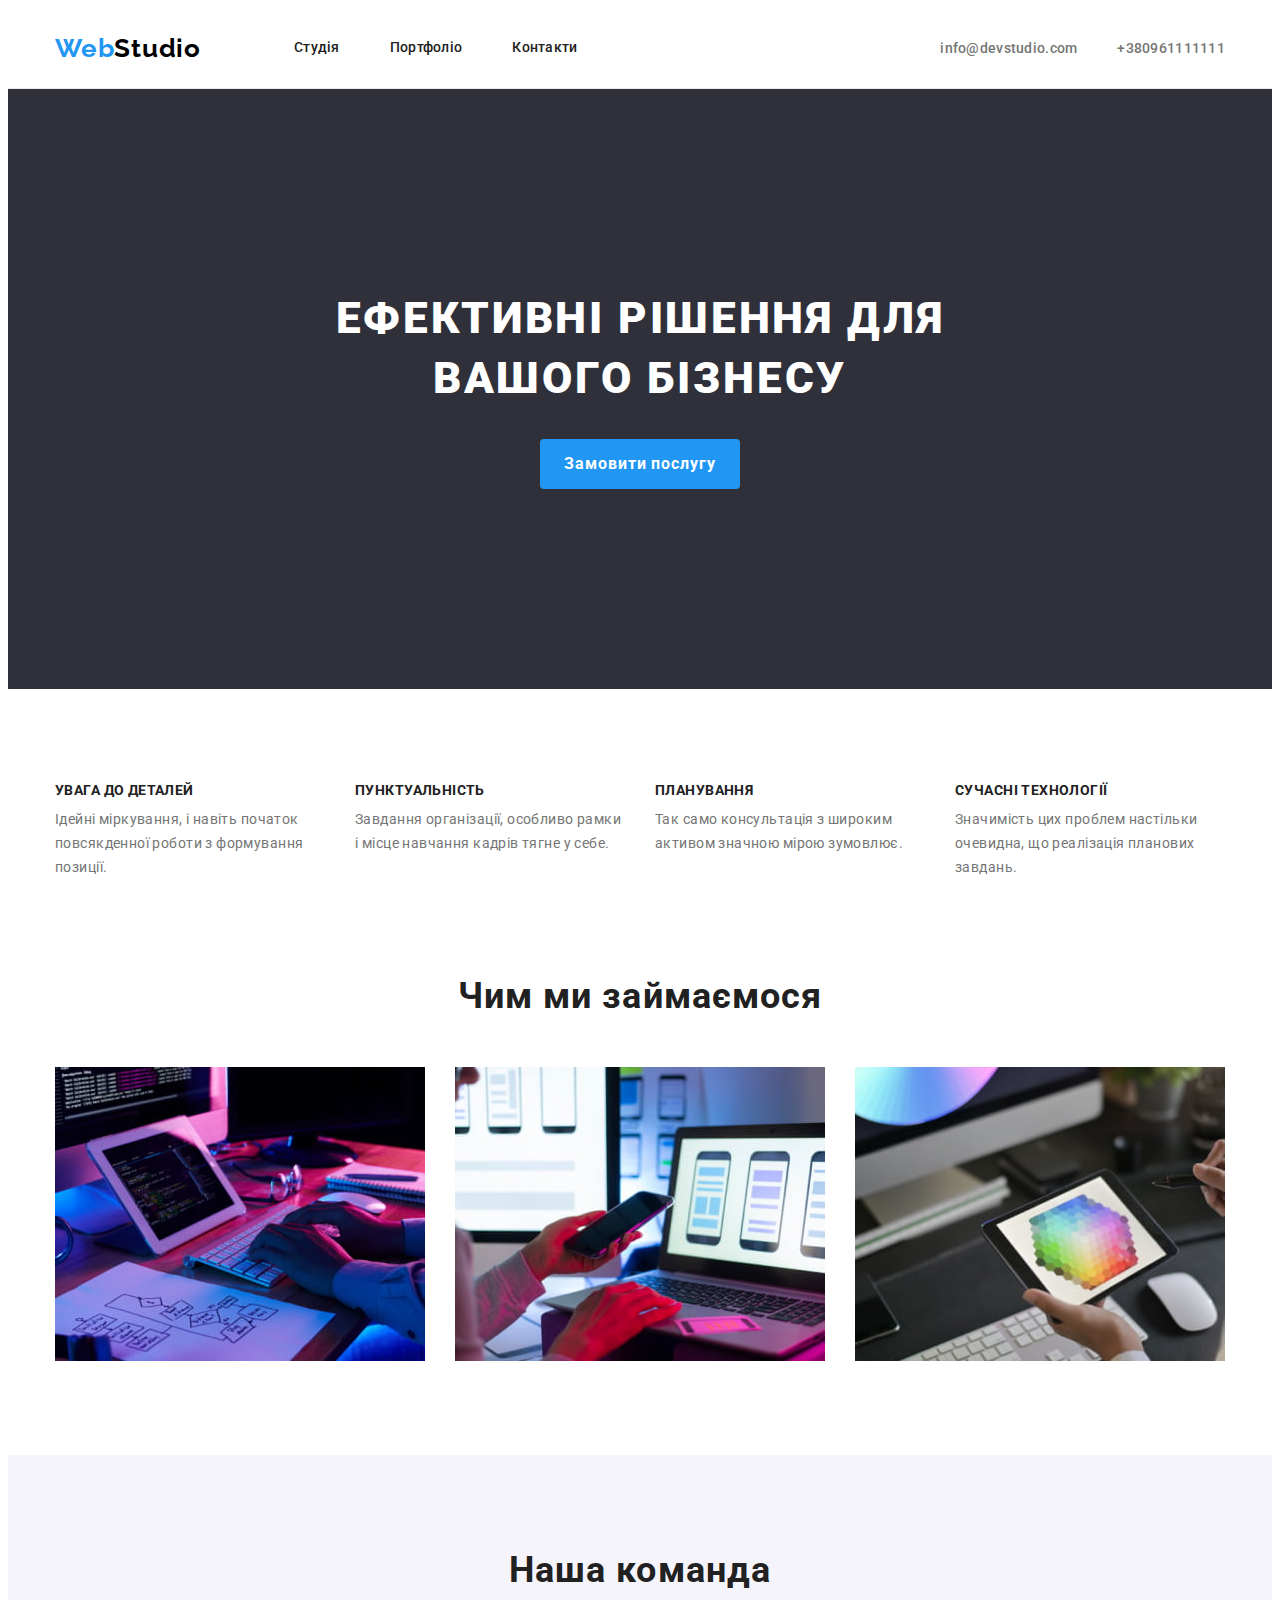
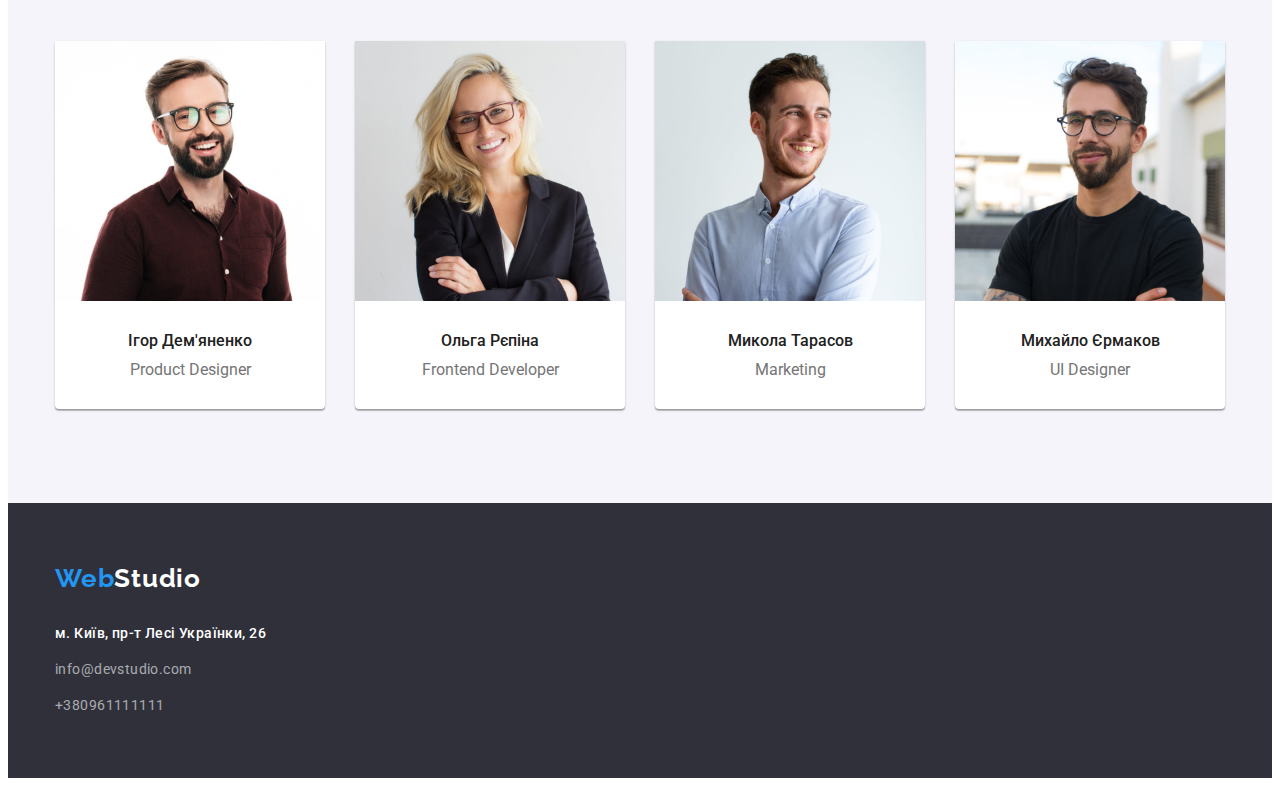
<file: index.html>
<!DOCTYPE html>
<html lang="uk">
<head>
    <meta charset="UTF-8">
    <meta http-equiv="X-UA-Compatible" content="IE=edge">
    <meta name="viewport" content="width=device-width, initial-scale=1.0">
    <link rel="preconnect" href="https://fonts.googleapis.com">
<link rel="preconnect" href="https://fonts.gstatic.com" crossorigin>
<link href="https://fonts.googleapis.com/css2?family=Raleway:wght@700&family=Roboto:wght@400;500;700;900&display=swap" rel="stylesheet">
    <title>Web Studio</title>
    <link rel="stylesheet" href="./css/styles.css">
</head>
<body>
    <header class="border">
        <div class="conteiner header">
            <a class="logo" href="./index.html"><span class="web">Web</span>Studio</a>
            <nav class="margin-nav">
                <ul class="nav">
                    <li class="nav-items"><a class="navigation" href="./index.html">Студія</a></li>
                    <li class="nav-items"><a class="navigation" href="./portfolio.html">Портфоліо</a></li>
                    <li class="nav-items"><a class="navigation" href="#">Контакти</a></li>
                </ul>
            </nav>
            <ul class="contacts-list">
                <li class="contacts-item"><a class="contacts" href="mailto:info@devstudio.com">info@devstudio.com</a></li>
                <li class="contacts-item"><a class="contacts" href="tel:+380961111111">+380961111111</a></li>
            </ul>
        </div>
    </header>
    <main>
        <section class="hero">
            <div class="conteiner">
            <h1 class="hero-title">Ефективні рішення для вашого бізнесу</h1>
            <button type="button" class="hero-button">Замовити послугу</button>
            </div>
        </section>
        <section class="section first-section">
            <div class="conteiner">
            <ul class="advances-box">
                <li class="advances">
                    <h3 class="advances-title">УВАГА ДО ДЕТАЛЕЙ</h3>
                    <p class="advances-text">Ідейні міркування, і навіть початок повсякденної роботи з формування позиції.</p>
                </li>
                <li class="advances">
                    <h3 class="advances-title">ПУНКТУАЛЬНІСТЬ</h3>
                    <p class="advances-text">Завдання організації, особливо рамки і місце навчання кадрів тягне у себе.</p>
                </li>
                <li class="advances">
                    <h3 class="advances-title">ПЛАНУВАННЯ</h3>
                    <p class="advances-text">Так само консультація з широким активом значною мірою зумовлює.</p>
                </li>
                <li class="advances">
                    <h3 class="advances-title">СУЧАСНІ ТЕХНОЛОГІЇ</h3>
                    <p class="advances-text">Значимість цих проблем настільки очевидна, що реалізація планових завдань.</p>
                </li>
            </ul>
            </div>
        </section>
        <section class="section">
            <div class="conteiner">
            <h2 class="section-title">Чим ми займаємося</h2>
            <ul class="image-box">
                <li><img class="section-image" src="./images/img1.jpg" alt="Написання коду сайту"></li>
                <li><img class="section-image" src="./images/img2.jpg" alt="Адаптація сайту під різні пристрої"></li>
                <li><img class="section-image" src="./images/img3.jpg" alt="Сучасний дизайн сайту"></li>
            </ul>
            </div>
        </section>
        <section class="section team">
            <div class="conteiner">
            <h2 class="section-title">Наша команда</h2>
            <ul class="team-cards">
                <li class="team-item">
                    <img class="team-image" src="./images/team_img1.jpg" alt="Ігор Дем'яненко">
                    <h3 class="name">Ігор Дем'яненко</h3>
                    <p class="post">Product Designer</p>
                </li>
                <li class="team-item">
                    <img class="team-image" src="./images/team_img2.jpg" alt="Ольга Рєпіна">
                    <h3 class="name">Ольга Рєпіна</h3>
                    <p class="post">Frontend Developer</p>
                </li>
                <li class="team-item">
                    <img class="team-image" src="./images/team_img3.jpg" alt="Микола Тарасов">
                    <h3 class="name">Микола Тарасов</h3>
                    <p class="post">Marketing</p>
                </li>
                <li class="team-item">
                    <img class="team-image" src="./images/team_img4.jpg" alt="Михайло Єрмаков">
                    <h3 class="name">Михайло Єрмаков</h3>
                    <p class="post">UI Designer</p>
                </li>
            </ul>
            </div>
        </section>
    </main>
    <footer class="footer">
        <div class="conteiner">
        <a class="logo-footer" href="./index.html"><span class="web">Web</span>Studio</a>
        <address class="adress-list">
            <ul>
                <li class="adress-item"><a class="adress" target="_blank" href="https://www.google.com/maps/place/%D0%B1%D1%83%D0%BB.+%D0%9B%D0%B5%D1%81%D0%B8+%D0%A3%D0%BA%D1%80%D0%B0%D0%B8%D0%BD%D0%BA%D0%B8,+26,+%D0%9A%D0%B8%D0%B5%D0%B2,+02000/@50.4265807,30.5383858,17z/data=!3m1!4b1!4m5!3m4!1s0x40d4cf0e033ecbe9:0x57a4dffefec77da0!8m2!3d50.4265807!4d30.5383858">м. Київ, пр-т Лесі Українки, 26</a></li>
                <li class="adress-item"><a class="contacts-footer" href="mailto:info@devstudio.com">info@devstudio.com</a></li>
                <li class="adress-item"><a class="contacts-footer" href="tel:+380961111111">+380961111111</a></li>
            </ul>
        </address>
        </div>
    </footer>
</body>
</html>
</file>
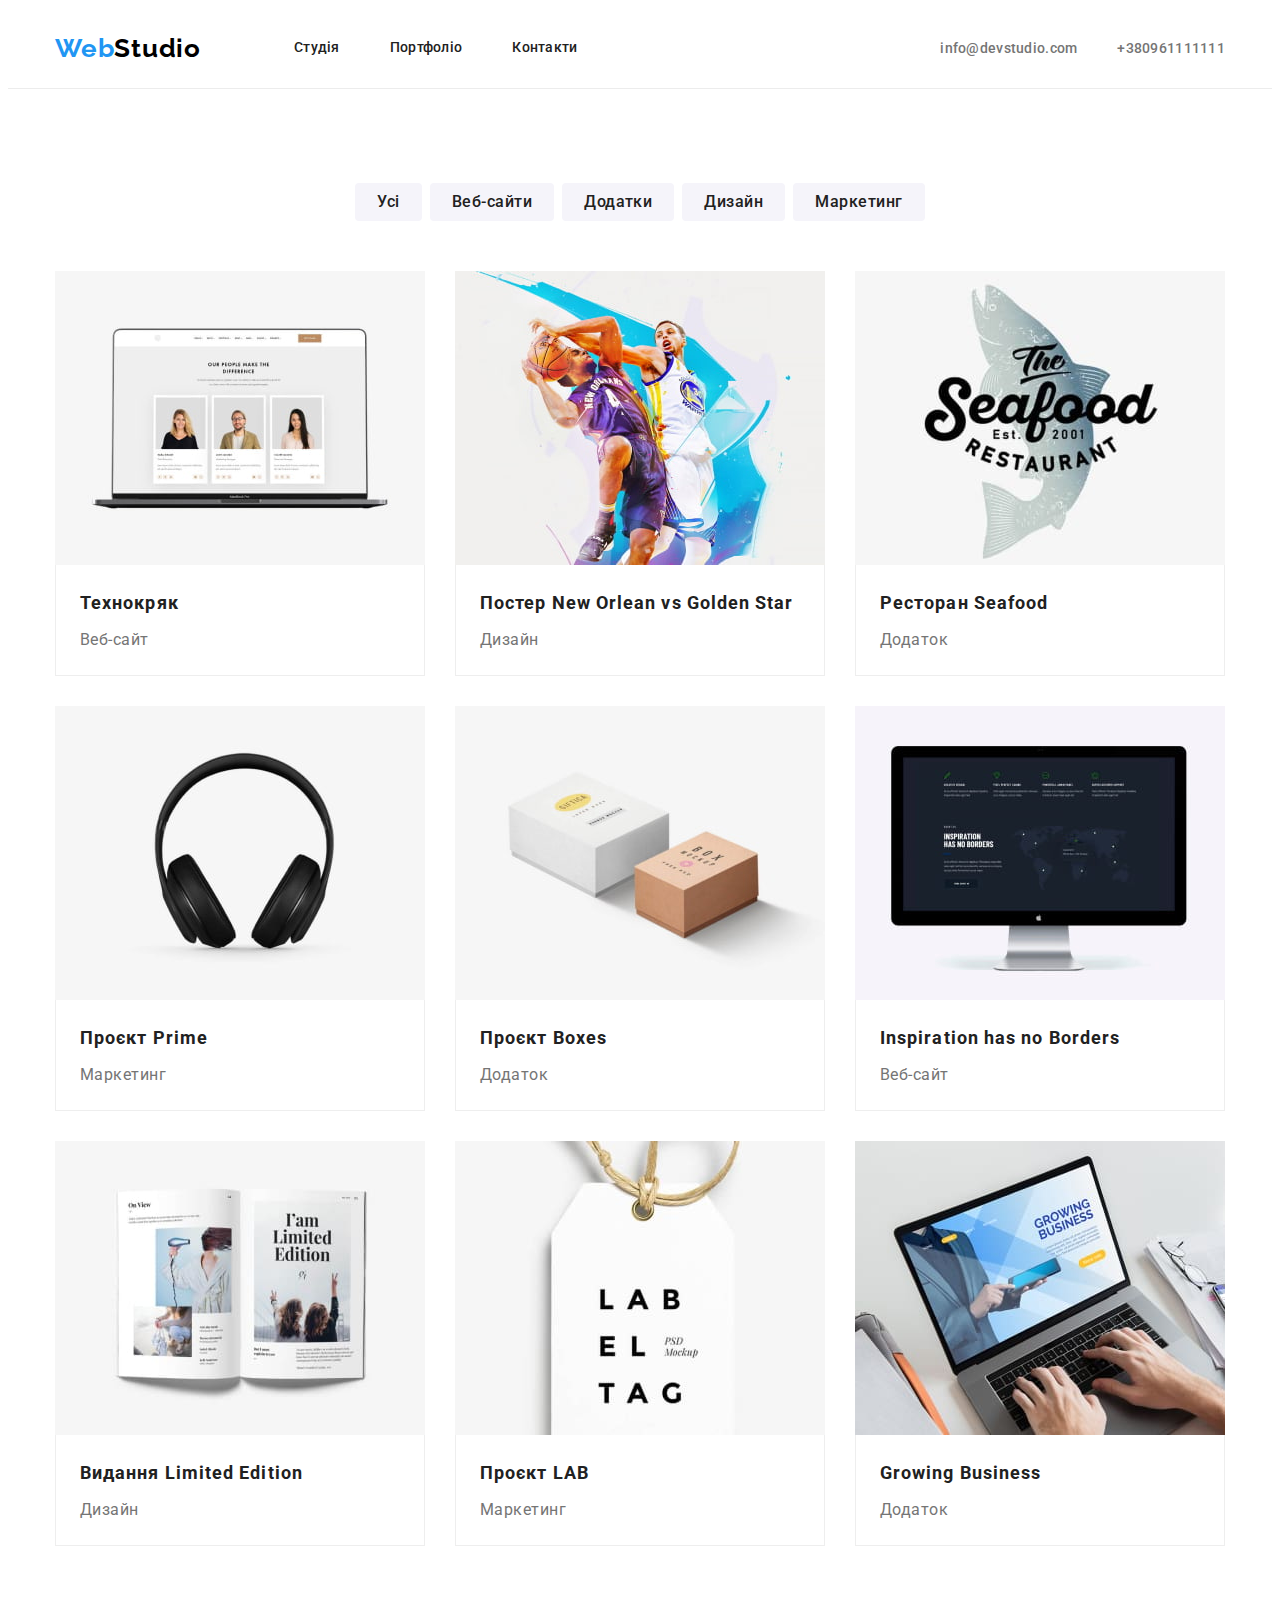
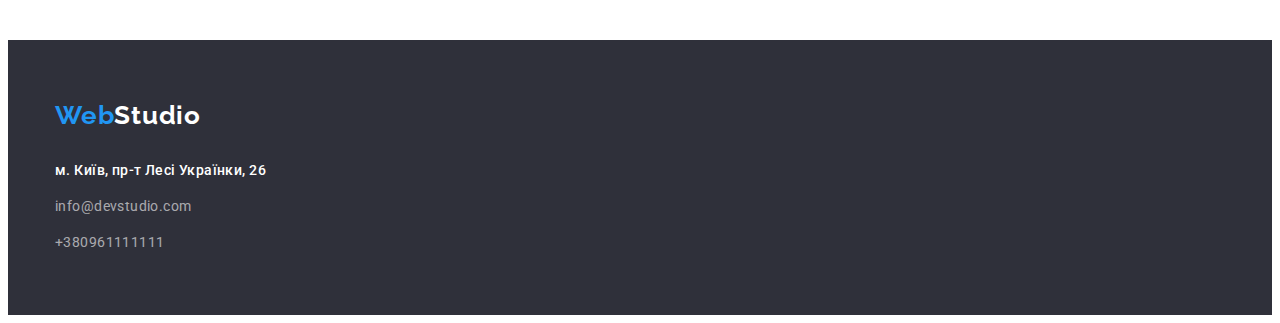
<file: portfolio.html>
<!DOCTYPE html>
<html lang="uk">
<head>
    <meta charset="UTF-8">
    <meta http-equiv="X-UA-Compatible" content="IE=edge">
    <meta name="viewport" content="width=device-width, initial-scale=1.0">
    <link rel="preconnect" href="https://fonts.googleapis.com">
<link rel="preconnect" href="https://fonts.gstatic.com" crossorigin>
<link href="https://fonts.googleapis.com/css2?family=Raleway:wght@700&family=Roboto:wght@400;500;700;900&display=swap" rel="stylesheet">
    <title>Портфоліо</title>
    <link rel="stylesheet" href="./css/styles.css">
</head>
<body>
    <header class="border">
        <div class="conteiner header">
            <a class="logo" href="./index.html"><span class="web">Web</span>Studio</a>
            <nav class="margin-nav">
                <ul class="nav">
                    <li class="nav-items"><a class="navigation" href="./index.html">Студія</a></li>
                    <li class="nav-items"><a class="navigation" href="./portfolio.html">Портфоліо</a></li>
                    <li class="nav-items"><a class="navigation" href="#">Контакти</a></li>
                </ul>
            </nav>
            <ul class="contacts-list">
                <li class="contacts-item"><a class="contacts" href="mailto:info@devstudio.com">info@devstudio.com</a></li>
                <li class="contacts-item"><a class="contacts" href="tel:+380961111111">+380961111111</a></li>
            </ul>
        </div>
    </header>
    <main>
        <section class="section">
            <div class="conteiner">
            <ul class="menu-button">
                <li class="menu-item"><button class="filter" type="button">Усі</button></li>
                <li class="menu-item"><button class="filter" type="button">Веб-сайти</button></li>
                <li class="menu-item"><button class="filter" type="button">Додатки</button></li>
                <li class="menu-item"><button class="filter" type="button">Дизайн</button></li>
                <li class="menu-item"><button class="filter" type="button">Маркетинг</button></li>
            </ul>
            <ul class="projects">
                <li class="project-item">
                    <img class="project-img" src="./images/website_on_laptop.jpg" alt="Веб-сайт на комп'ютері">
                    <div class="border-cards">
                    <h3 class="project-name">Технокряк</h2>
                    <p class="project-type">Веб-сайт</p>
                    </div>
                </li>
            <li class="project-item">
                <img class="project-img" src="./images/volleyball.jpg" alt="Два хлопця грають у волейбол">
                <div class="border-cards">
                <h3 class="project-name">Постер New Orlean vs Golden Star</h3>
                <p class="project-type">Дизайн</p>
                </div>
            </li>
            <li class="project-item">
                <img class="project-img" src="./images/seafood_logo.jpg" alt="Логотип риби">
                <div class="border-cards">
                <h3 class="project-name">Ресторан Seafood</h3>
                <p class="project-type">Додаток</p>
                </div>
            </li>
            <li class="project-item">
                <img class="project-img" src="./images/headphones.jpg" alt="Навушники">
                <div class="border-cards">
                <h3 class="project-name">Проєкт Prime</h3>
                <p class="project-type">Маркетинг</p>
                </div>
            </li>
            <li class="project-item">
                <img class="project-img" src="./images/two_box.jpg" alt="Дві коробки">
                <div class="border-cards">
                <h3 class="project-name">Проєкт Boxes</h3>
                <p class="project-type">Додаток</p>
                </div>
            </li>
            <li class="project-item">
                <img class="project-img" src="./images/pc.jpg" alt="Настільний комп'ютер">
                <div class="border-cards">
                <h3 class="project-name">Inspiration has no Borders</h3>
                <p class="project-type">Веб-сайт</p>
                </div>
            </li>
            <li class="project-item last-item">
                <img class="project-img" src="./images/book.jpg" alt="Відкрита книжка">
                <div class="border-cards">
                <h3 class="project-name">Видання Limited Edition</h3>
                <p class="project-type">Дизайн</p>
                </div>
            </li>
            <li class="project-item last-item">
                <img class="project-img" src="./images/label.jpg" alt=" Етикетка">
                <div class="border-cards">
                <h3 class="project-name">Проєкт LAB</h3>
                <p class="project-type">Маркетинг</p>
                </div>
            </li>
            <li class="project-item last-item">
                <img class="project-img" src="./images/laptop_work.jpg" alt="Робота за ноутбуком">
                <div class="border-cards">
                <h3 class="project-name">Growing Business</h3>
                <p class="project-type">Додаток</p>
                </div>
            </li>
        </ul>
        </div>
    </section>
    </main>
    <footer class="footer">
        <div class="conteiner">
        <a class="logo-footer" href="./index.html"><span class="web">Web</span>Studio</a>
        <address class="adress-list">
            <ul>
                <li class="adress-item"><a class="adress" target="_blank" href="https://www.google.com/maps/place/%D0%B1%D1%83%D0%BB.+%D0%9B%D0%B5%D1%81%D0%B8+%D0%A3%D0%BA%D1%80%D0%B0%D0%B8%D0%BD%D0%BA%D0%B8,+26,+%D0%9A%D0%B8%D0%B5%D0%B2,+02000/@50.4265807,30.5383858,17z/data=!3m1!4b1!4m5!3m4!1s0x40d4cf0e033ecbe9:0x57a4dffefec77da0!8m2!3d50.4265807!4d30.5383858">м. Київ, пр-т Лесі Українки, 26</a></li>
                <li class="adress-item"><a class="contacts-footer" href="mailto:info@devstudio.com">info@devstudio.com</a></li>
                <li class="adress-item"><a class="contacts-footer" href="tel:+380961111111">+380961111111</a></li>
            </ul>
        </address>
        </div>
    </footer>
</body>
</html>
</file>
<file: css/styles.css>
:root {
    --color-main: #212121;
    --color-p: #757575;
    --color-hover: #2196f3;
    --color-active: #188ce8;
    --color-studio: #000;
    --color-background: #2f303a;
    --color-hero: #fff;
    --color-background-light: #f5f4fa;
}
body {
    color: var(--color-main);
    font-family: 'Roboto', sans-serif;
}
li {
    list-style-type: none;
}
a {
    text-decoration-line: none;
}
h1, h2, h3, h4, h5, h6, ul, p {
    margin: 0;
}
*{
  box-sizing: border-box;
}
ul {
    padding: 0;
}
.conteiner {
    width: 1200px;
    padding: 0px 15px;
    margin: 0 auto;
}

/* HEADER*/
.border {
    border-bottom: 1px solid #ECECEC;
}
.header {
    display: flex;
    align-items: center;
}
.margin-nav {   
    margin-left: 93px;
}
.nav {
    display: flex;
}
.nav-items + .nav-items {
    margin-left: 50px;
}
.logo {
    color: var(--color-studio);
    font-family: 'Raleway', sans-serif;
    font-weight: 700;
    font-size: 26px;
    line-height: 1.19;
    letter-spacing: 0.03em;
}
.web {
    color: var(--color-hover);
}
.navigation {
    display: inline-block;
    padding: 32px 0;
}
.navigation, .adress {
    color: var(--color-main);
    font-family: 'Roboto', sans-serif;
    font-weight: 500;
    font-size: 14px;
    line-height: 1.14;
    letter-spacing: 0.02em;
}
.contacts-list {
    display: flex;
    margin-left: auto;
}
.contacts {
    padding: 32px 0;
    color: var(--color-p);
    font-weight: 500;
    font-size: 14px;
    line-height: 1.14;
    letter-spacing: 0.02em;
}
.contacts-item + .contacts-item {
    margin-left: 40px;
}
.navigation:hover {
    color: var(--color-hover);
}
.contacts:hover {
    color: var(--color-hover);
}

/*MAIN*/
.hero {
    background-color: var(--color-background);
    padding: 200px 0;
}
.hero-title{
    color: var(--color-hero);
    font-size: 44px;
    line-height: 1.36;
    font-weight: 900;
    text-align: center;
    letter-spacing: 0.06em;
    text-transform: uppercase;
    max-width: 696px;
    margin: 0 auto 30px; /*Чи потрібен тут "margin: auto" по боках, чи його треба зробити "0", а за центрування буде відповідати "text-align: center"? */
}
.hero-button {
    display: block;
    font-family: 'Roboto', sans-serif;
    color: var(--color-hero);
    font-weight: 700;
    font-size: 16px;
    cursor: pointer;
    letter-spacing: 0.06em;
    line-height: 1.87;
    background-color: var(--color-hover);
    padding: 10px 24px;
    border-width: 0px ;
    border-radius: 4px;
    margin: 0 auto;
}
.hero-button:active {
    background-color: var(--color-active);
    width: 216px;/*чи потрібна взагалі ця властивість?*/
}

/*SECTION-ADVANCES*/
.section {
    padding: 94px 0;
}
.first-section {
    padding-bottom: 0px;
}
.advances-box {
    display: flex;
}
.advances-box > .advances:not(:last-child) {
    margin-right: 30px;
}
.advances {
    display: inline-block;
    width: 270px;
    height: 98px;
}
.advances-title {
    font-weight: 700;
    font-size: 14px;
    line-height: 1.14;
    letter-spacing: 0.03em;
    margin-bottom: 10px;
}
.advances-text {
    color: var(--color-p);
    font-size: 14px;
    line-height: 1.71;
    letter-spacing: 0.03em;
}

/* TRADE    */
.section-title {
    margin-bottom: 50px;
    font-weight: 700;
    font-size: 36px;
    line-height: 1.17;
    text-align: center;
    letter-spacing: 0.03em;
}
.section-image {
    display: block;
    width: 370px;
}
.image-box {
    display: flex;
    justify-content: space-between;
}
.team {
    background-color: var(--color-background-light);
}
.team-cards {
    display: flex;
    justify-content: space-between;
}
.team-item {
    padding-bottom: 30px;
    background-color: var(--color-hero);
    box-shadow: 0px 1px 3px rgba(0, 0, 0, 0.12), 0px 1px 1px rgba(0, 0, 0, 0.14), 0px 2px 1px rgba(0, 0, 0, 0.2);
    border-radius: 0px 0px 4px 4px;

}
.team-image {
    display: block;
    width: 270px;
}
.name {
    margin: 30px 0 10px;
    font-weight: 500;
    font-size: 16px;
    line-height: 1.19;
    text-align: center;
}
.post {
    display: block;
    color: var(--color-p);
    font-size: 16px;
    line-height: 1.19;
    text-align: center;
}

/*FOOTER*/
footer {
    background-color: var(--color-background);
    padding: 60px 0;
}
.logo-footer {
    color: var(--color-hero);
    font-family: 'Raleway', sans-serif;
    font-weight: 700;
    font-size: 26px;
    line-height: 1.19;
    letter-spacing: 0.03em;
}
.adress-list {
    margin-top: 28px;
}
.adress-item + .adress-item {
    margin-top: 12px;
}
.adress {
    color: var(--color-hero);
    font-size: 14px;
    line-height: 1.71;
    letter-spacing: 0.03em;
    font-style: normal;
}
.contacts-footer {
    color: rgba(255, 255, 255, 0.6);
    font-style: normal;
    font-family: 'Roboto', sans-serif;
    font-size: 14px;
    line-height: 1.71;
    letter-spacing: 0.03em;
}
.contacts-footer:hover {
    color: var(--color-hover);
}
.contacts-footer:focus {
    color: var(--color-hover);
}

/*PAGE PORTFOLIO */

/*MAIN*/
.menu-button {
    display: flex;
    justify-content: center;
    margin-bottom: 50px;
}
.menu-item + .menu-item {
    margin-left: 8px;
}
.filter {
    padding: 6px 22px;
    color: var(--color-main);
    background: var(--color-background-light);
    font-family: 'Roboto', sans-serif;
    font-weight: 500;
    font-size: 16px;
    line-height: 1.63;
    text-align: center;
    letter-spacing: 0.03em;
    border-color: var(--color-background-light);
    border-radius: 4px;cursor: pointer;
    border-style: none;
}
.filter:active {
    color: var(--color-hero);
    background-color: var(--color-hover);
    box-shadow: 0px 3px 1px rgba(0, 0, 0, 0.1), 0px 1px 2px rgba(0, 0, 0, 0.08), 0px 2px 2px rgba(0, 0, 0, 0.12);
}
.filter:focus {
    color: var(--color-hero);
    background-color: var(--color-hover);
}
.filter:hover {
    color: var(--color-hero);
    background-color: var(--color-hover);
}
.projects {
    height: ;
    display: flex;
    flex-wrap: wrap;
}
.project-item {
    width: 370px;
    margin-bottom: 30px ;
    margin-right: 30px;
}
.project-item:nth-child(3n) {
    margin-right: 0;
}
.last-item {
    margin-bottom: 0;
}
.project-img {
    display: block;
    width: 370px;
}
.border-cards {
    border: 1px solid #EEEEEE;
    border-top: none;
    padding: 20px 24px;
}
.project-name {
    margin-bottom: 4px;
    font-size: 18px;
    line-height: 2;
    letter-spacing: 0.06em;
}
.project-type {
    color: var(--color-p);
    font-size: 16px;
    line-height: 1.88;
    letter-spacing: 0.03em;
}
</file>
